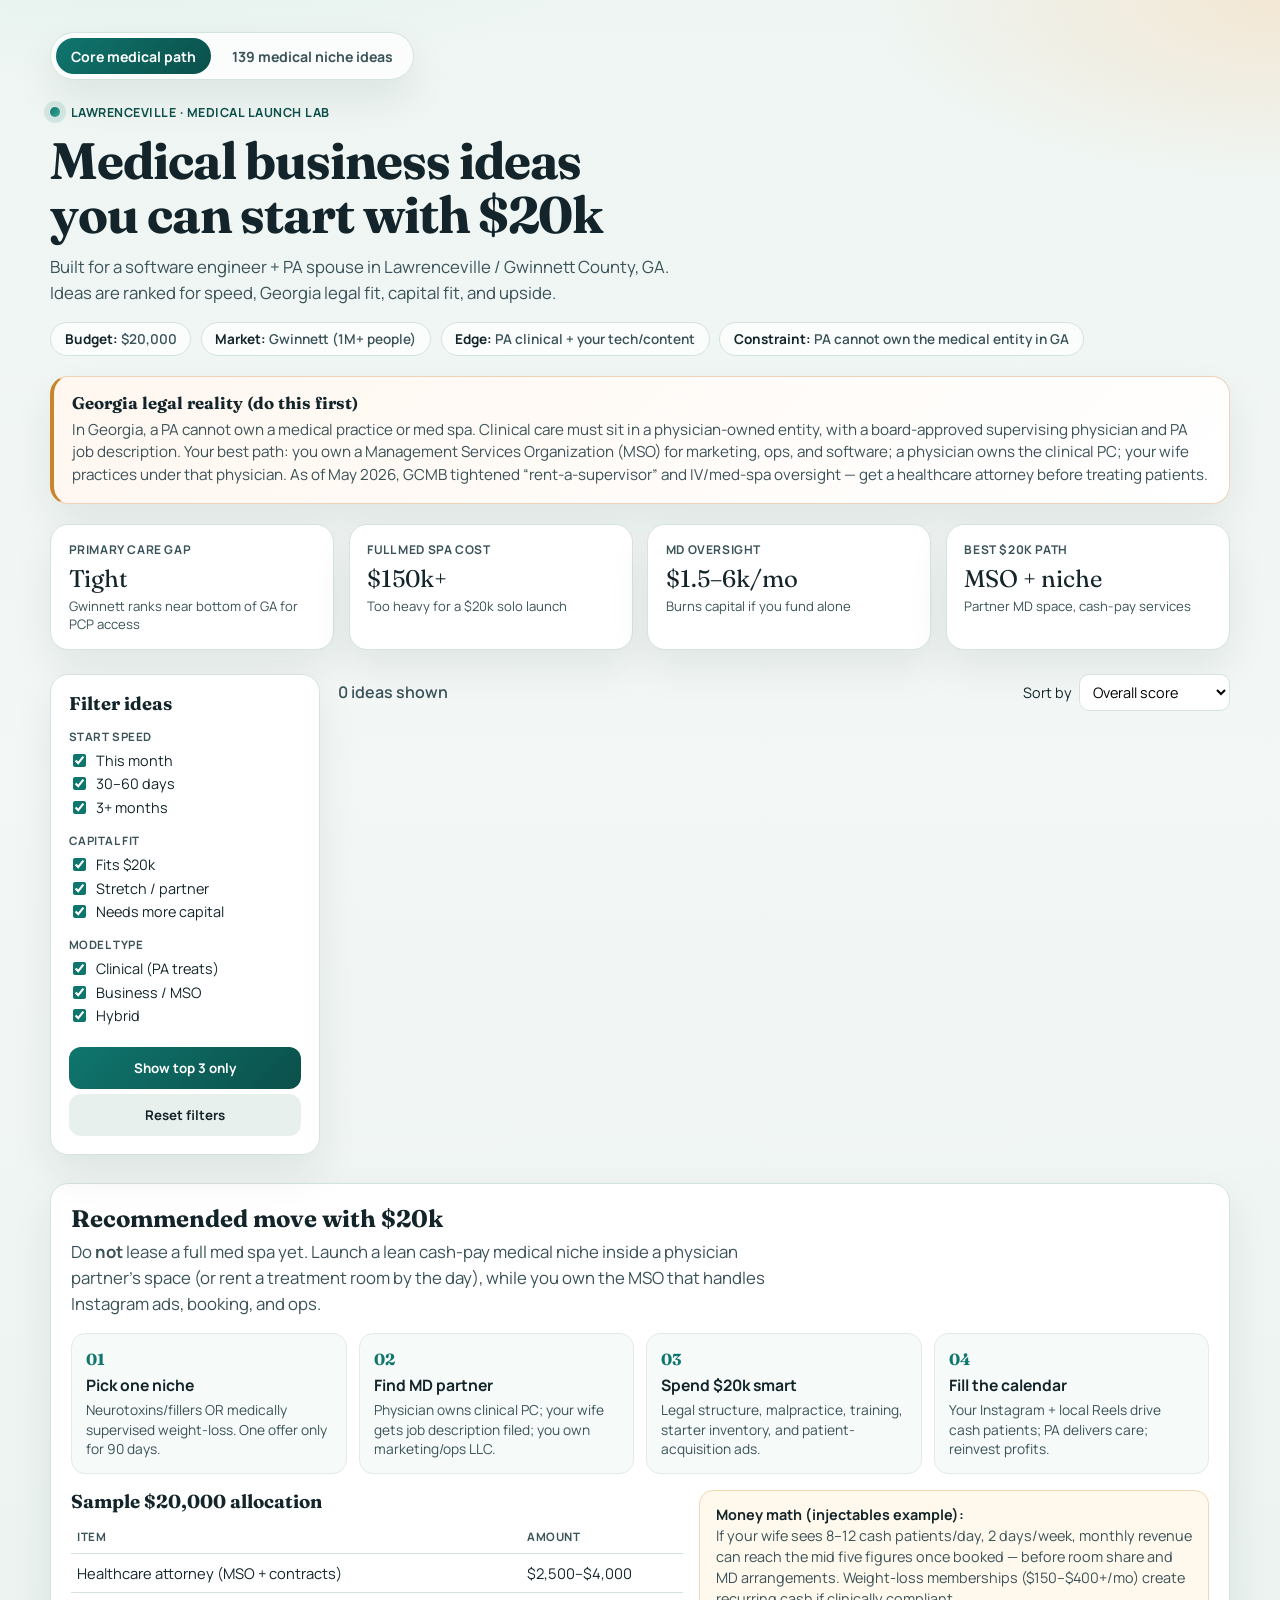
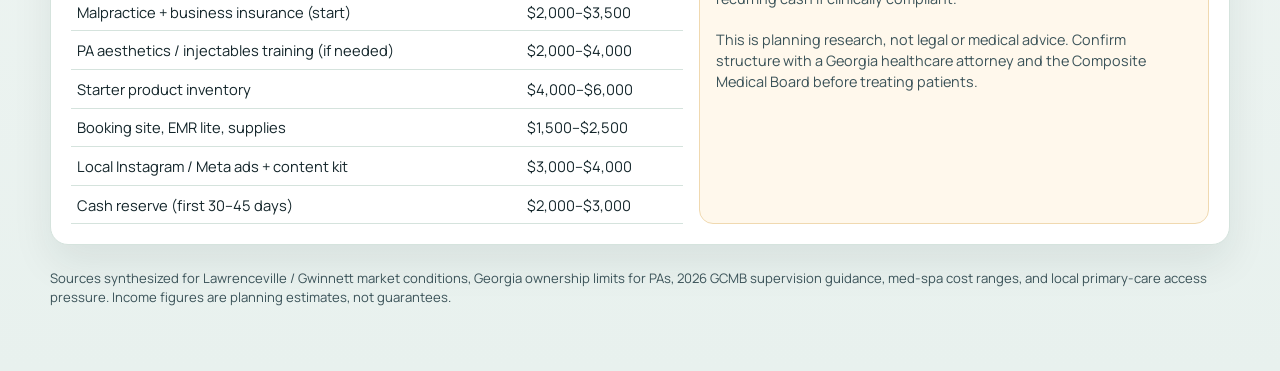
<file: index.html>
<!DOCTYPE html>
<html lang="en">
<head>
  <meta charset="UTF-8" />
  <meta name="viewport" content="width=device-width, initial-scale=1" />
  <title>Lawrenceville Medical Business Dashboard</title>
  <link rel="preconnect" href="https://fonts.googleapis.com" />
  <link rel="preconnect" href="https://fonts.gstatic.com" crossorigin />
  <link href="https://fonts.googleapis.com/css2?family=Fraunces:opsz,wght@9..144,500;9..144,700&family=Manrope:wght@400;500;600;700&display=swap" rel="stylesheet" />
  <link rel="stylesheet" href="/styles.css" />
</head>
<body>
  <div class="wrap">
    <nav class="mode-tabs" aria-label="Dashboards">
      <a class="active" href="/">Core medical path</a>
      <a href="/medical.html">139 medical niche ideas</a>
    </nav>

    <header>
      <div class="brand"><span class="brand-dot"></span> Lawrenceville · Medical Launch Lab</div>
      <h1>Medical business ideas you can start with $20k</h1>
      <p class="lede">
        Built for a software engineer + PA spouse in Lawrenceville / Gwinnett County, GA.
        Ideas are ranked for speed, Georgia legal fit, capital fit, and upside.
      </p>
      <div class="meta-row">
        <span class="chip"><strong>Budget:</strong> $20,000</span>
        <span class="chip"><strong>Market:</strong> Gwinnett (1M+ people)</span>
        <span class="chip"><strong>Edge:</strong> PA clinical + your tech/content</span>
        <span class="chip"><strong>Constraint:</strong> PA cannot own the medical entity in GA</span>
      </div>
    </header>

    <aside class="alert">
      <h2>Georgia legal reality (do this first)</h2>
      <p>
        In Georgia, a PA cannot own a medical practice or med spa. Clinical care must sit in a
        physician-owned entity, with a board-approved supervising physician and PA job description.
        Your best path: you own a Management Services Organization (MSO) for marketing, ops, and software;
        a physician owns the clinical PC; your wife practices under that physician. As of May 2026, GCMB
        tightened “rent-a-supervisor” and IV/med-spa oversight — get a healthcare attorney before treating patients.
      </p>
    </aside>

    <section class="stats" aria-label="Market snapshot">
      <article class="stat">
        <div class="label">Primary care gap</div>
        <div class="value">Tight</div>
        <div class="hint">Gwinnett ranks near bottom of GA for PCP access</div>
      </article>
      <article class="stat">
        <div class="label">Full med spa cost</div>
        <div class="value">$150k+</div>
        <div class="hint">Too heavy for a $20k solo launch</div>
      </article>
      <article class="stat">
        <div class="label">MD oversight</div>
        <div class="value">$1.5–6k/mo</div>
        <div class="hint">Burns capital if you fund alone</div>
      </article>
      <article class="stat">
        <div class="label">Best $20k path</div>
        <div class="value">MSO + niche</div>
        <div class="hint">Partner MD space, cash-pay services</div>
      </article>
    </section>

    <div class="layout">
      <aside class="filters" aria-label="Filters">
        <h3>Filter ideas</h3>
        <div class="filter-group">
          <label class="group-label">Start speed</label>
          <label class="check"><input type="checkbox" data-filter="speed" value="now" checked /> This month</label>
          <label class="check"><input type="checkbox" data-filter="speed" value="60" checked /> 30–60 days</label>
          <label class="check"><input type="checkbox" data-filter="speed" value="later" checked /> 3+ months</label>
        </div>
        <div class="filter-group">
          <label class="group-label">Capital fit</label>
          <label class="check"><input type="checkbox" data-filter="capital" value="yes" checked /> Fits $20k</label>
          <label class="check"><input type="checkbox" data-filter="capital" value="stretch" checked /> Stretch / partner</label>
          <label class="check"><input type="checkbox" data-filter="capital" value="no" checked /> Needs more capital</label>
        </div>
        <div class="filter-group">
          <label class="group-label">Model type</label>
          <label class="check"><input type="checkbox" data-filter="type" value="clinical" checked /> Clinical (PA treats)</label>
          <label class="check"><input type="checkbox" data-filter="type" value="business" checked /> Business / MSO</label>
          <label class="check"><input type="checkbox" data-filter="type" value="hybrid" checked /> Hybrid</label>
        </div>
        <button class="primary-btn" id="showTop" type="button">Show top 3 only</button>
        <button class="reset-btn" id="resetFilters" type="button">Reset filters</button>
      </aside>

      <main>
        <div class="toolbar">
          <div class="count"><span id="visibleCount">0</span> ideas shown</div>
          <label class="sort">Sort by
            <select id="sortBy">
              <option value="score">Overall score</option>
              <option value="money">Money potential</option>
              <option value="speed">Speed to start</option>
              <option value="fit">$20k fit</option>
            </select>
          </label>
        </div>
        <div class="cards" id="cards"></div>
      </main>
    </div>

    <section class="plan" id="action-plan">
      <h2>Recommended move with $20k</h2>
      <p class="lede" style="max-width:70ch;margin-bottom:0">
        Do <strong>not</strong> lease a full med spa yet. Launch a lean cash-pay medical niche
        inside a physician partner’s space (or rent a treatment room by the day), while you own the MSO
        that handles Instagram ads, booking, and ops.
      </p>

      <div class="steps">
        <div class="step">
          <div class="n">01</div>
          <h3>Pick one niche</h3>
          <p>Neurotoxins/fillers OR medically supervised weight-loss. One offer only for 90 days.</p>
        </div>
        <div class="step">
          <div class="n">02</div>
          <h3>Find MD partner</h3>
          <p>Physician owns clinical PC; your wife gets job description filed; you own marketing/ops LLC.</p>
        </div>
        <div class="step">
          <div class="n">03</div>
          <h3>Spend $20k smart</h3>
          <p>Legal structure, malpractice, training, starter inventory, and patient-acquisition ads.</p>
        </div>
        <div class="step">
          <div class="n">04</div>
          <h3>Fill the calendar</h3>
          <p>Your Instagram + local Reels drive cash patients; PA delivers care; reinvest profits.</p>
        </div>
      </div>

      <div class="budget">
        <div>
          <h3 style="font-family:'Fraunces',Georgia,serif;margin:0 0 0.5rem">Sample $20,000 allocation</h3>
          <table class="budget-table">
            <thead>
              <tr><th>Item</th><th>Amount</th></tr>
            </thead>
            <tbody>
              <tr><td>Healthcare attorney (MSO + contracts)</td><td>$2,500–$4,000</td></tr>
              <tr><td>Malpractice + business insurance (start)</td><td>$2,000–$3,500</td></tr>
              <tr><td>PA aesthetics / injectables training (if needed)</td><td>$2,000–$4,000</td></tr>
              <tr><td>Starter product inventory</td><td>$4,000–$6,000</td></tr>
              <tr><td>Booking site, EMR lite, supplies</td><td>$1,500–$2,500</td></tr>
              <tr><td>Local Instagram / Meta ads + content kit</td><td>$3,000–$4,000</td></tr>
              <tr><td>Cash reserve (first 30–45 days)</td><td>$2,000–$3,000</td></tr>
            </tbody>
          </table>
        </div>
        <div class="note">
          <strong style="color:var(--ink)">Money math (injectables example):</strong><br />
          If your wife sees 8–12 cash patients/day, 2 days/week, monthly revenue can reach the mid five figures once booked — before room share and MD arrangements.
          Weight-loss memberships ($150–$400+/mo) create recurring cash if clinically compliant.
          <br /><br />
          This is planning research, not legal or medical advice. Confirm structure with a Georgia healthcare attorney and the Composite Medical Board before treating patients.
        </div>
      </div>
    </section>

    <footer>
      Sources synthesized for Lawrenceville / Gwinnett market conditions, Georgia ownership limits for PAs,
      2026 GCMB supervision guidance, med-spa cost ranges, and local primary-care access pressure.
      Income figures are planning estimates, not guarantees.
    </footer>
  </div>

  <script src="/app.js"></script>
</body>
</html>
</file>
<file: styles.css>
:root {
      --ink: #13252a;
      --ink-soft: #3a5258;
      --paper: #f3f7f5;
      --panel: #ffffff;
      --line: #d5e3dd;
      --teal: #0f766e;
      --teal-deep: #0b4f4a;
      --gold: #c9852c;
      --coral: #c44b3c;
      --ok: #1f7a4c;
      --warn: #b86b00;
      --shadow: 0 18px 40px rgba(19, 37, 42, 0.08);
      --radius: 18px;
    }
    * { box-sizing: border-box; }
    body {
      margin: 0;
      font-family: "Manrope", system-ui, sans-serif;
      color: var(--ink);
      background:
        radial-gradient(1200px 500px at 10% -10%, #d9efe7 0%, transparent 55%),
        radial-gradient(900px 400px at 100% 0%, #f3e7d4 0%, transparent 45%),
        linear-gradient(180deg, #eef5f2 0%, var(--paper) 40%, #e8f1ee 100%);
      min-height: 100vh;
    }
    .wrap { width: min(1180px, calc(100% - 2rem)); margin: 0 auto; padding: 2rem 0 4rem; }
    .mode-tabs {
      display: inline-flex; gap: 0.35rem; padding: 0.3rem; margin-bottom: 1.25rem;
      background: rgba(255,255,255,0.8); border: 1px solid var(--line); border-radius: 999px;
      box-shadow: var(--shadow);
    }
    .mode-tabs a {
      text-decoration: none; color: var(--ink-soft); font-weight: 700; font-size: 0.88rem;
      padding: 0.55rem 0.95rem; border-radius: 999px;
    }
    .mode-tabs a.active, .mode-tabs a:hover {
      background: linear-gradient(135deg, var(--teal), var(--teal-deep)); color: #fff;
    }
    .search-box {
      width: 100%; border: 1px solid var(--line); border-radius: 10px; padding: 0.6rem 0.7rem;
      font: inherit; background: #fff;
    }
    .brand {
      display: inline-flex; align-items: center; gap: 0.65rem;
      font-weight: 700; letter-spacing: 0.04em; text-transform: uppercase;
      font-size: 0.78rem; color: var(--teal-deep); margin-bottom: 0.85rem;
    }
    .brand-dot {
      width: 0.65rem; height: 0.65rem; border-radius: 50%;
      background: linear-gradient(135deg, var(--teal), #36a995);
      box-shadow: 0 0 0 6px rgba(15, 118, 110, 0.12);
    }
    h1 {
      font-family: "Fraunces", Georgia, serif;
      font-size: clamp(2rem, 4.5vw, 3.2rem);
      line-height: 1.05; margin: 0 0 0.75rem; max-width: 16ch; letter-spacing: -0.02em;
    }
    .lede { max-width: 62ch; color: var(--ink-soft); font-size: 1.05rem; line-height: 1.55; margin: 0 0 1rem; }
    .meta-row { display: flex; flex-wrap: wrap; gap: 0.6rem; margin-bottom: 1.25rem; }
    .chip {
      background: rgba(255,255,255,0.75); border: 1px solid var(--line); border-radius: 999px;
      padding: 0.45rem 0.85rem; font-size: 0.85rem; font-weight: 600; color: var(--ink-soft);
    }
    .chip strong { color: var(--ink); }
    .alert {
      background: linear-gradient(135deg, #fff7f0, #fff);
      border: 1px solid #f0d2b8; border-left: 4px solid var(--gold);
      border-radius: var(--radius); padding: 1rem 1.15rem; box-shadow: var(--shadow); margin-bottom: 1.25rem;
    }
    .alert h2 { margin: 0 0 0.35rem; font-size: 1.05rem; font-family: "Fraunces", Georgia, serif; }
    .alert p { margin: 0; color: var(--ink-soft); font-size: 0.95rem; line-height: 1.5; }
    .stats { display: grid; grid-template-columns: repeat(4, 1fr); gap: 0.9rem; margin-bottom: 1.5rem; }
    .stat {
      background: var(--panel); border: 1px solid var(--line); border-radius: var(--radius);
      padding: 1rem 1.1rem; box-shadow: var(--shadow);
    }
    .stat .label { font-size: 0.75rem; text-transform: uppercase; letter-spacing: 0.05em; color: var(--ink-soft); font-weight: 700; }
    .stat .value { font-family: "Fraunces", Georgia, serif; font-size: 1.5rem; margin-top: 0.35rem; }
    .stat .hint { margin-top: 0.25rem; font-size: 0.82rem; color: var(--ink-soft); }
    .layout { display: grid; grid-template-columns: 270px 1fr; gap: 1.1rem; align-items: start; }
    .filters {
      position: sticky; top: 1rem; background: var(--panel); border: 1px solid var(--line);
      border-radius: var(--radius); padding: 1.1rem; box-shadow: var(--shadow);
    }
    .filters h3 { margin: 0 0 0.85rem; font-family: "Fraunces", Georgia, serif; font-size: 1.15rem; }
    .filter-group { margin-bottom: 1rem; }
    .group-label {
      display: block; font-size: 0.72rem; font-weight: 700; text-transform: uppercase;
      letter-spacing: 0.05em; color: var(--ink-soft); margin-bottom: 0.45rem;
    }
    .check { display: flex; align-items: center; gap: 0.45rem; margin: 0.28rem 0; font-size: 0.9rem; cursor: pointer; }
    .check input { accent-color: var(--teal); }
    .primary-btn, .reset-btn {
      width: 100%; border: 0; border-radius: 12px; padding: 0.75rem 1rem;
      font-weight: 700; font-family: inherit; cursor: pointer; margin-top: 0.35rem;
    }
    .primary-btn { background: linear-gradient(135deg, var(--teal), var(--teal-deep)); color: #fff; }
    .reset-btn { background: #e8f0ed; color: var(--ink); }
    .toolbar { display: flex; flex-wrap: wrap; justify-content: space-between; gap: 0.75rem; align-items: center; margin-bottom: 0.9rem; }
    .count { font-weight: 600; color: var(--ink-soft); }
    .sort { display: flex; gap: 0.4rem; align-items: center; font-size: 0.9rem; }
    .sort select { border: 1px solid var(--line); border-radius: 10px; padding: 0.45rem 0.6rem; font: inherit; background: #fff; }
    .cards { display: grid; gap: 0.9rem; }
    .card {
      background: var(--panel); border: 1px solid var(--line); border-radius: var(--radius);
      padding: 1.15rem 1.2rem; box-shadow: var(--shadow);
    }
    .card.top-pick { border-color: #8fc9b8; background: linear-gradient(180deg, #f3fbf8 0%, #fff 42%); }
    .card-head { display: flex; justify-content: space-between; gap: 1rem; align-items: start; }
    .rank { font-family: "Fraunces", Georgia, serif; color: var(--teal-deep); font-weight: 700; }
    .badges { display: flex; flex-wrap: wrap; gap: 0.35rem; justify-content: flex-end; }
    .badge {
      font-size: 0.7rem; font-weight: 700; letter-spacing: 0.03em; text-transform: uppercase;
      padding: 0.28rem 0.55rem; border-radius: 999px; background: #e8f3ef; color: var(--teal-deep);
    }
    .badge.go { background: #dff3e6; color: var(--ok); }
    .badge.warn { background: #fff0d9; color: var(--warn); }
    .badge.no { background: #fde8e5; color: var(--coral); }
    .badge.money { background: #fff4df; color: #8a5a12; }
    .card h3 { margin: 0.55rem 0 0.35rem; font-family: "Fraunces", Georgia, serif; font-size: 1.28rem; line-height: 1.2; }
    .card > p { margin: 0; color: var(--ink-soft); line-height: 1.5; font-size: 0.95rem; }
    .metrics { display: grid; grid-template-columns: repeat(4, 1fr); gap: 0.55rem; margin: 1rem 0 0.85rem; }
    .metric { background: #f6faf8; border: 1px solid #e2ece7; border-radius: 12px; padding: 0.55rem 0.65rem; }
    .metric span { display: block; font-size: 0.68rem; text-transform: uppercase; letter-spacing: 0.04em; color: var(--ink-soft); font-weight: 700; }
    .metric strong { display: block; margin-top: 0.2rem; font-size: 0.88rem; }
    .bars { display: grid; gap: 0.4rem; margin-bottom: 0.85rem; }
    .bar-row { display: grid; grid-template-columns: 70px 1fr 34px; gap: 0.45rem; align-items: center; font-size: 0.78rem; }
    .track { height: 8px; background: #e5eeea; border-radius: 999px; overflow: hidden; }
    .fill { height: 100%; border-radius: inherit; background: linear-gradient(90deg, #2a9d8f, #0f766e); }
    .fill.risk { background: linear-gradient(90deg, #e07a5f, #c44b3c); }
    details { border-top: 1px solid var(--line); padding-top: 0.75rem; }
    summary { cursor: pointer; font-weight: 700; color: var(--teal-deep); }
    .detail-grid { display: grid; grid-template-columns: 1fr 1fr; gap: 0.85rem; margin-top: 0.75rem; }
    .detail-box h4 { margin: 0 0 0.35rem; font-size: 0.78rem; text-transform: uppercase; letter-spacing: 0.04em; color: var(--ink-soft); }
    .detail-box ul { margin: 0; padding-left: 1.1rem; color: var(--ink-soft); font-size: 0.9rem; line-height: 1.45; }
    .plan {
      margin-top: 1.75rem; background: var(--panel); border: 1px solid var(--line);
      border-radius: var(--radius); padding: 1.25rem; box-shadow: var(--shadow);
    }
    .plan h2 { margin: 0 0 0.4rem; font-family: "Fraunces", Georgia, serif; }
    .steps { display: grid; grid-template-columns: repeat(4, 1fr); gap: 0.75rem; margin-top: 1rem; }
    .step { background: #f6faf8; border: 1px solid #e2ece7; border-radius: 14px; padding: 0.9rem; }
    .step .n { font-family: "Fraunces", Georgia, serif; color: var(--teal); font-weight: 700; }
    .step h3 { margin: 0.3rem 0; font-size: 0.98rem; }
    .step p { margin: 0; font-size: 0.86rem; color: var(--ink-soft); line-height: 1.4; }
    .budget { margin-top: 1rem; display: grid; grid-template-columns: 1.2fr 1fr; gap: 1rem; }
    .budget-table { width: 100%; border-collapse: collapse; font-size: 0.92rem; }
    .budget-table th, .budget-table td { text-align: left; padding: 0.55rem 0.4rem; border-bottom: 1px solid var(--line); }
    .budget-table th { color: var(--ink-soft); font-size: 0.72rem; text-transform: uppercase; letter-spacing: 0.04em; }
    .note {
      background: #fff8ec; border: 1px solid #f0d9b0; border-radius: 14px;
      padding: 0.9rem 1rem; font-size: 0.9rem; color: var(--ink-soft); line-height: 1.45;
    }
    footer { margin-top: 1.5rem; color: var(--ink-soft); font-size: 0.82rem; line-height: 1.45; }
    @media (max-width: 920px) {
      .layout, .stats, .metrics, .steps, .budget, .detail-grid { grid-template-columns: 1fr; }
      .filters { position: static; }
      h1 { max-width: none; }
    }
</file>
